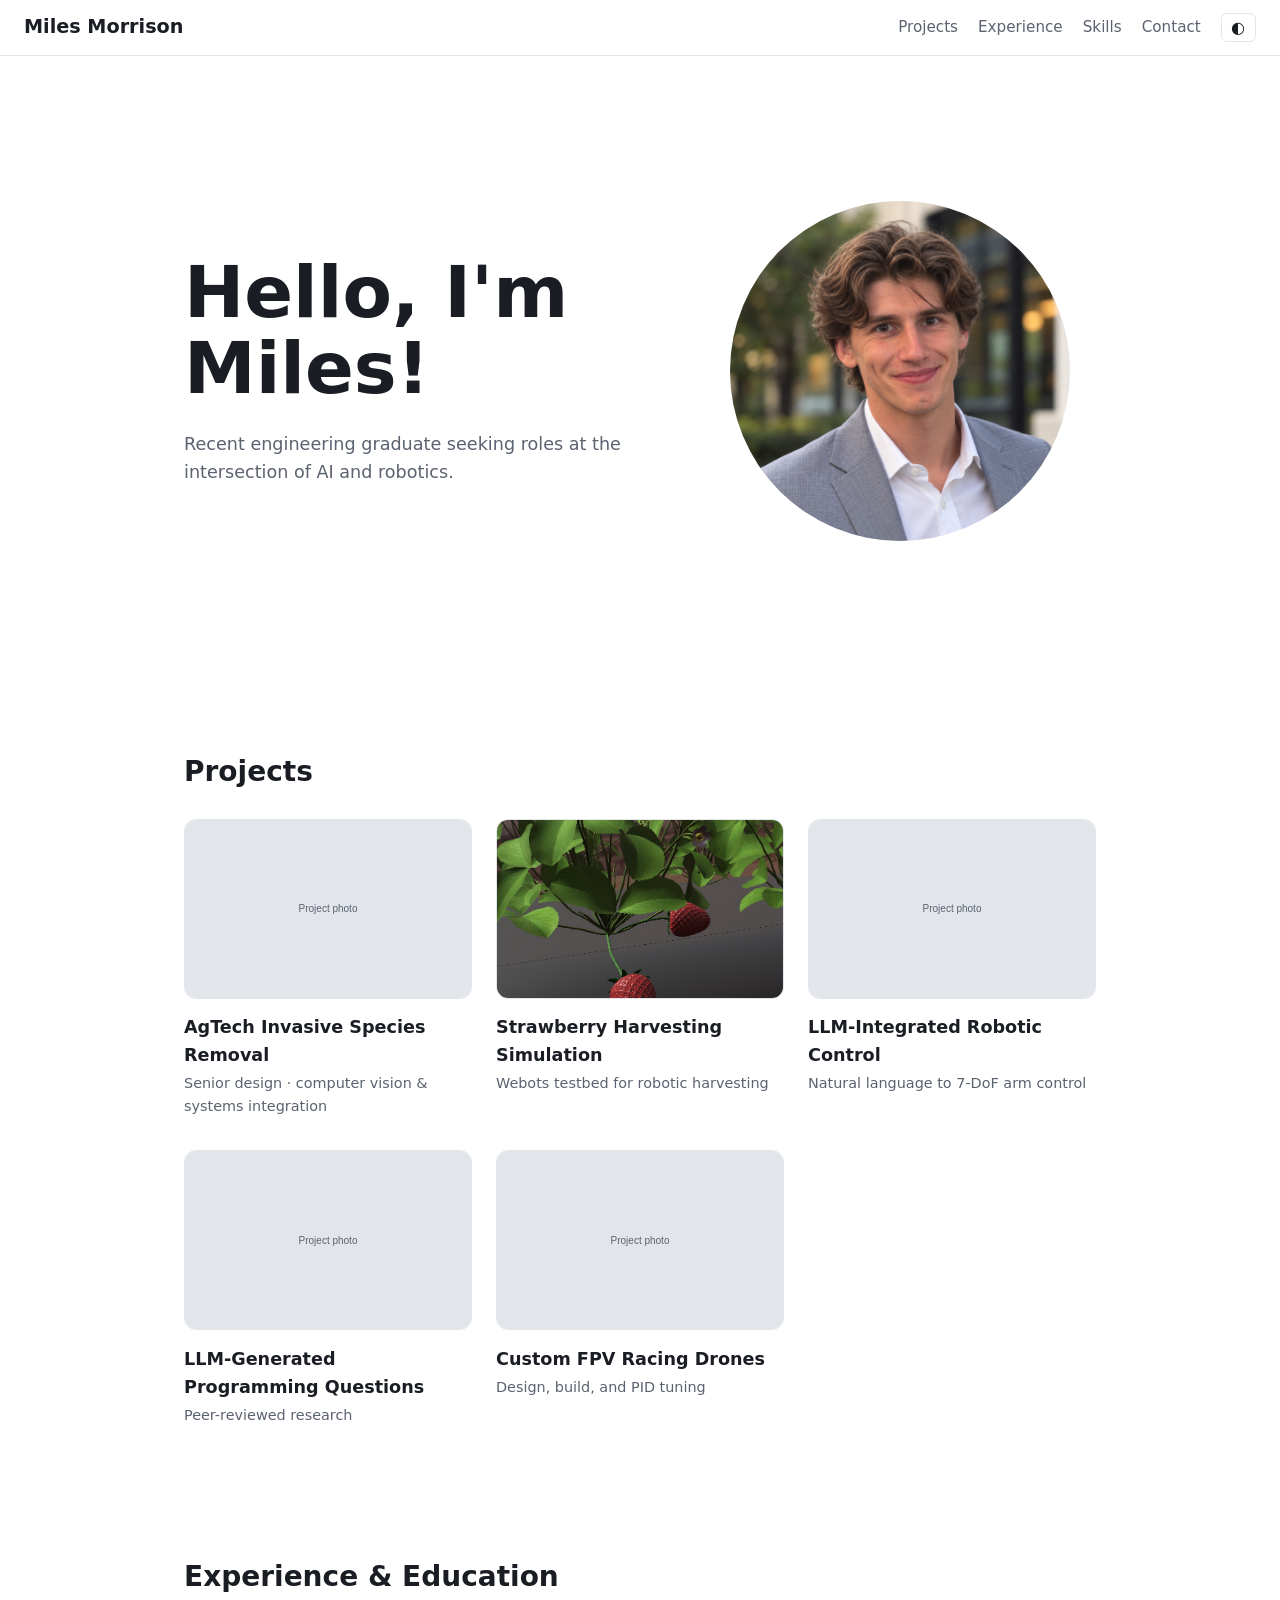
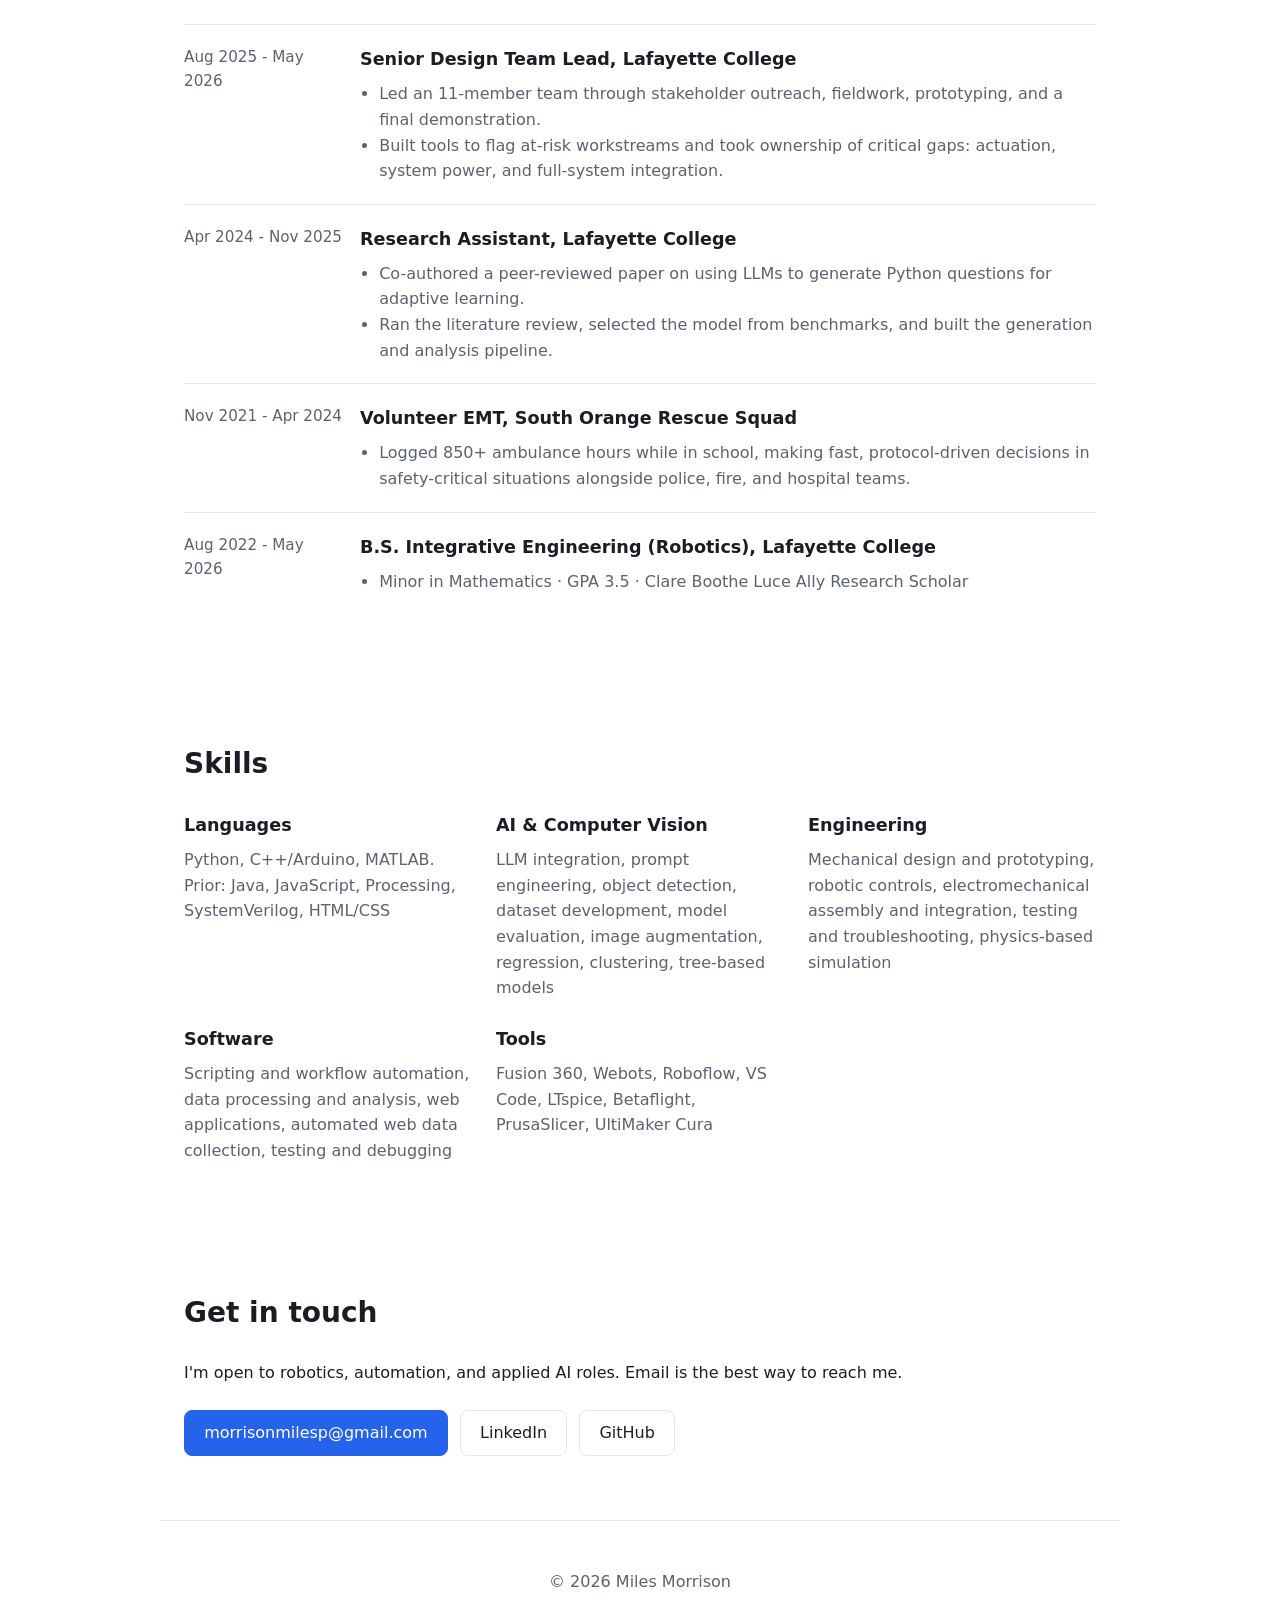
<file: index.html>
<!DOCTYPE html>
<html lang="en">
<head>
  <meta charset="UTF-8" />
  <meta name="viewport" content="width=device-width, initial-scale=1" />
  <title>Miles Morrison | Robotics &amp; AI Engineer</title>
  <meta name="description" content="Miles Morrison, robotics and AI engineer (Lafayette College '26). Computer vision, LLM-integrated robotics, and full-system integration." />
  <meta property="og:title" content="Miles Morrison | Robotics &amp; AI Engineer" />
  <meta property="og:description" content="I build robots and AI systems that work outside the lab." />
  <meta property="og:type" content="website" />
  <meta property="og:image" content="assets/headshot.png" />
  <link rel="stylesheet" href="styles.css" />
  <script src="script.js" defer></script>
</head>
<body>
  <header class="site-header">
    <a class="logo" href="index.html">Miles Morrison</a>
    <button class="nav-toggle" aria-label="Toggle menu" aria-expanded="false">&#9776;</button>
    <nav id="nav">
      <a href="index.html#projects">Projects</a>
      <a href="index.html#experience">Experience</a>
      <a href="index.html#skills">Skills</a>
      <a href="index.html#contact">Contact</a>
      <button id="theme-toggle" aria-label="Toggle dark mode">&#9680;</button>
    </nav>
  </header>

  <main id="top">
    <section class="hero">
      <div class="hero-text">
        <h1>Hello, I'm Miles!</h1>
        <p class="tagline">Recent engineering graduate seeking roles at the intersection of AI and robotics.</p>
      </div>
      <img class="hero-photo" src="assets/headshot.png" alt="Headshot of Miles Morrison" />
    </section>

    <section id="projects">
      <h2>Projects</h2>
      <div class="project-grid">
        <a class="tile" href="project-agtech.html">
          <img src="assets/placeholder.svg" alt="" />
          <h3>AgTech Invasive Species Removal</h3>
          <p>Senior design &middot; computer vision &amp; systems integration</p>
        </a>
        <a class="tile" href="project-strawberry-sim.html">
          <img src="assets/strawberry/thumb.jpg" alt="Simulated strawberry plant in Webots" />
          <h3>Strawberry Harvesting Simulation</h3>
          <p>Webots testbed for robotic harvesting</p>
        </a>
        <a class="tile" href="project-llm-robot-control.html">
          <img src="assets/placeholder.svg" alt="" />
          <h3>LLM-Integrated Robotic Control</h3>
          <p>Natural language to 7-DoF arm control</p>
        </a>
        <a class="tile" href="project-llm-research.html">
          <img src="assets/placeholder.svg" alt="" />
          <h3>LLM-Generated Programming Questions</h3>
          <p>Peer-reviewed research</p>
        </a>
        <a class="tile" href="project-fpv-drones.html">
          <img src="assets/placeholder.svg" alt="" />
          <h3>Custom FPV Racing Drones</h3>
          <p>Design, build, and PID tuning</p>
        </a>
      </div>
    </section>

    <section id="experience">
      <h2>Experience &amp; Education</h2>
      <div class="timeline">
        <div class="entry">
          <div class="when">Aug 2025 - May 2026</div>
          <div>
            <h3>Senior Design Team Lead, Lafayette College</h3>
            <ul>
              <li>Led an 11-member team through stakeholder outreach, fieldwork, prototyping, and a final demonstration.</li>
              <li>Built tools to flag at-risk workstreams and took ownership of critical gaps: actuation, system power, and full-system integration.</li>
            </ul>
          </div>
        </div>
        <div class="entry">
          <div class="when">Apr 2024 - Nov 2025</div>
          <div>
            <h3>Research Assistant, Lafayette College</h3>
            <ul>
              <li>Co-authored a peer-reviewed paper on using LLMs to generate Python questions for adaptive learning.</li>
              <li>Ran the literature review, selected the model from benchmarks, and built the generation and analysis pipeline.</li>
            </ul>
          </div>
        </div>
        <div class="entry">
          <div class="when">Nov 2021 - Apr 2024</div>
          <div>
            <h3>Volunteer EMT, South Orange Rescue Squad</h3>
            <ul>
              <li>Logged 850+ ambulance hours while in school, making fast, protocol-driven decisions in safety-critical situations alongside police, fire, and hospital teams.</li>
            </ul>
          </div>
        </div>
        <div class="entry">
          <div class="when">Aug 2022 - May 2026</div>
          <div>
            <h3>B.S. Integrative Engineering (Robotics), Lafayette College</h3>
            <ul>
              <li>Minor in Mathematics &middot; GPA 3.5 &middot; Clare Boothe Luce Ally Research Scholar</li>
            </ul>
          </div>
        </div>
      </div>
    </section>

    <section id="skills">
      <h2>Skills</h2>
      <div class="skills">
        <div><h3>Languages</h3><p>Python, C++/Arduino, MATLAB. Prior: Java, JavaScript, Processing, SystemVerilog, HTML/CSS</p></div>
        <div><h3>AI &amp; Computer Vision</h3><p>LLM integration, prompt engineering, object detection, dataset development, model evaluation, image augmentation, regression, clustering, tree-based models</p></div>
        <div><h3>Engineering</h3><p>Mechanical design and prototyping, robotic controls, electromechanical assembly and integration, testing and troubleshooting, physics-based simulation</p></div>
        <div><h3>Software</h3><p>Scripting and workflow automation, data processing and analysis, web applications, automated web data collection, testing and debugging</p></div>
        <div><h3>Tools</h3><p>Fusion 360, Webots, Roboflow, VS Code, LTspice, Betaflight, PrusaSlicer, UltiMaker Cura</p></div>
      </div>
    </section>

    <section id="contact">
      <h2>Get in touch</h2>
      <p>I'm open to robotics, automation, and applied AI roles. Email is the best way to reach me.</p>
      <div class="cta">
        <a class="btn primary" href="mailto:morrisonmilesp@gmail.com">morrisonmilesp@gmail.com</a>
        <a class="btn" href="https://www.linkedin.com/in/miles-m-b112931a9">LinkedIn</a>
        <a class="btn" href="https://github.com/morrisonmilesp-ctrl">GitHub</a>
      </div>
    </section>
  </main>

  <footer>
    <p>&copy; <span id="year"></span> Miles Morrison</p>
  </footer>
</body>
</html>
</file>
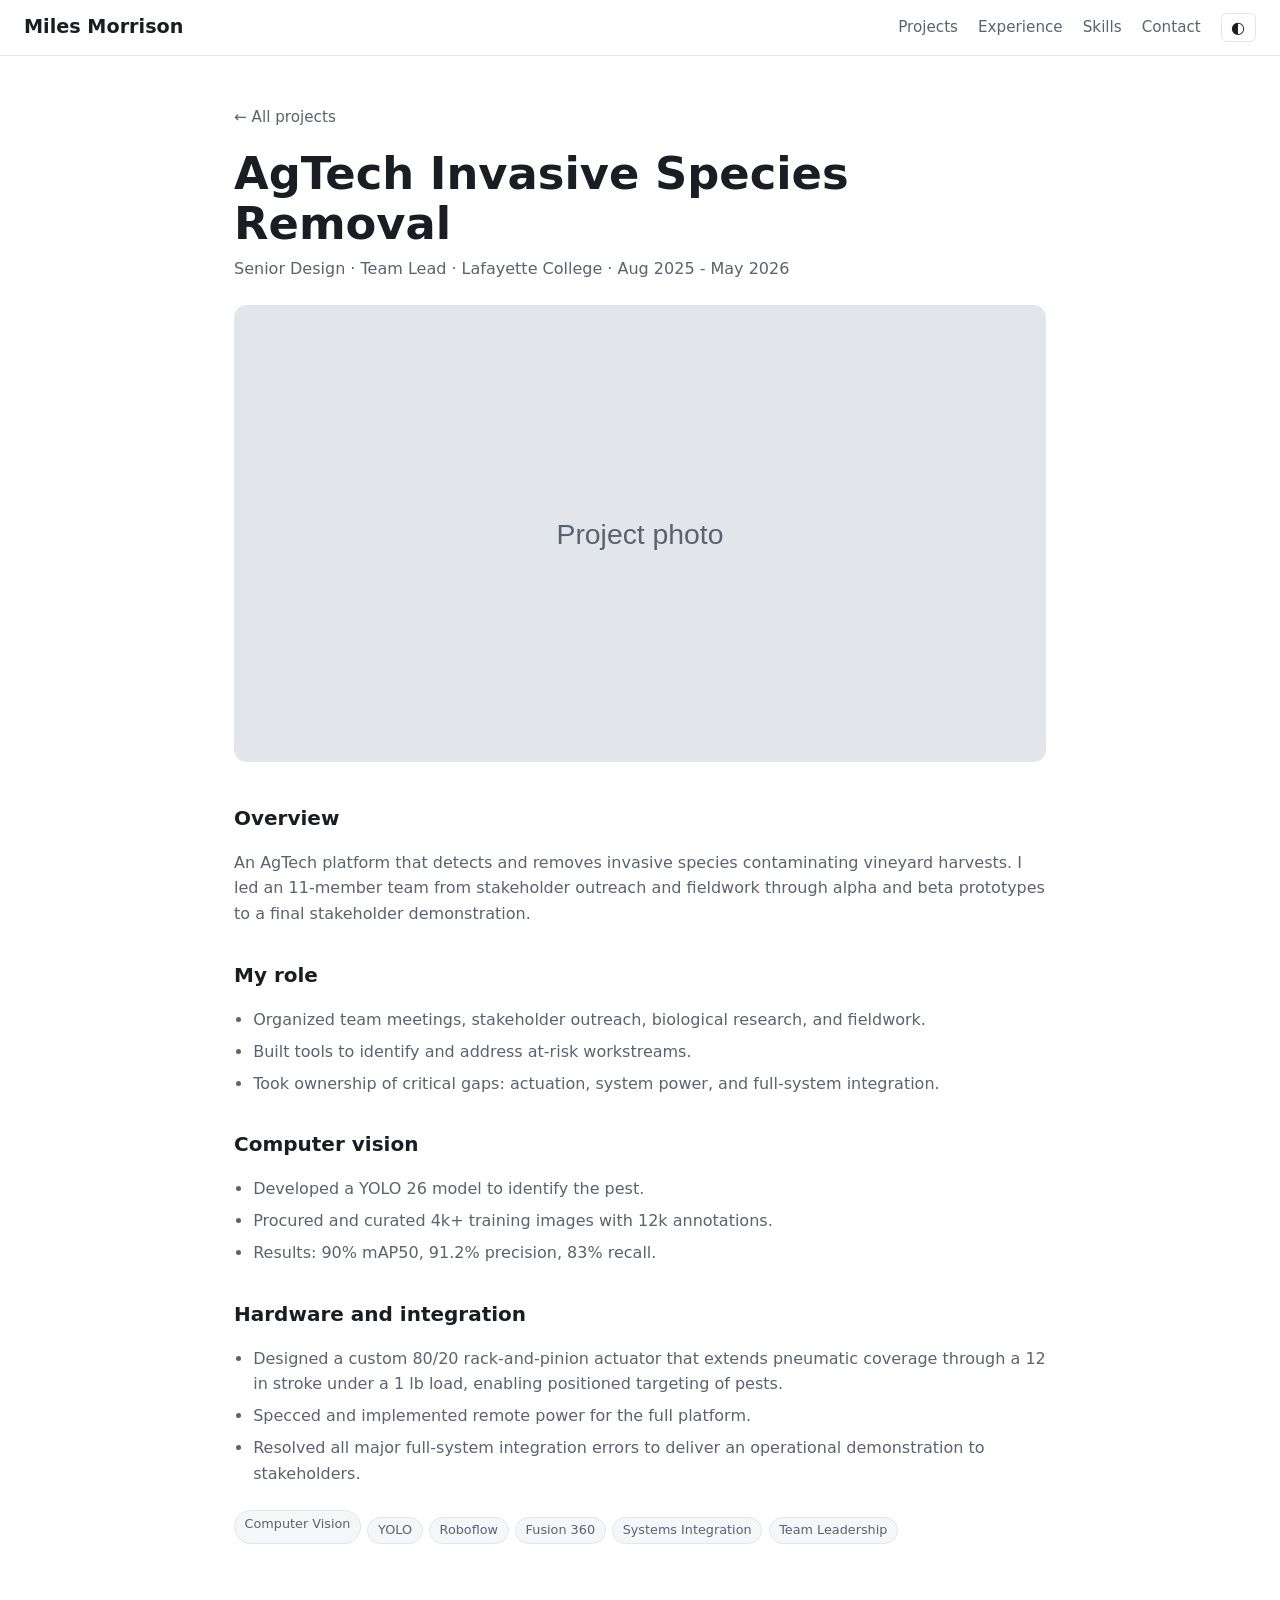
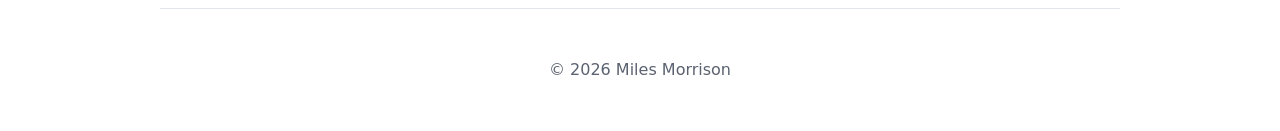
<file: project-agtech.html>
<!DOCTYPE html>
<html lang="en">
<head>
  <meta charset="UTF-8" />
  <meta name="viewport" content="width=device-width, initial-scale=1" />
  <title>AgTech Invasive Species Removal | Miles Morrison</title>
  <link rel="stylesheet" href="styles.css" />
  <script src="script.js" defer></script>
</head>
<body>
  <header class="site-header">
    <a class="logo" href="index.html">Miles Morrison</a>
    <button class="nav-toggle" aria-label="Toggle menu" aria-expanded="false">&#9776;</button>
    <nav id="nav">
      <a href="index.html#projects">Projects</a>
      <a href="index.html#experience">Experience</a>
      <a href="index.html#skills">Skills</a>
      <a href="index.html#contact">Contact</a>
      <button id="theme-toggle" aria-label="Toggle dark mode">&#9680;</button>
    </nav>
  </header>

  <main class="project-page">
    <a class="back" href="index.html#projects">&larr; All projects</a>
    <h1>AgTech Invasive Species Removal</h1>
    <p class="meta">Senior Design &middot; Team Lead &middot; Lafayette College &middot; Aug 2025 - May 2026</p>
    <img class="project-hero" src="assets/placeholder.svg" alt="" />

    <h2>Overview</h2>
    <p>An AgTech platform that detects and removes invasive species contaminating vineyard harvests. I led an 11-member team from stakeholder outreach and fieldwork through alpha and beta prototypes to a final stakeholder demonstration.</p>

    <h2>My role</h2>
    <ul>
      <li>Organized team meetings, stakeholder outreach, biological research, and fieldwork.</li>
      <li>Built tools to identify and address at-risk workstreams.</li>
      <li>Took ownership of critical gaps: actuation, system power, and full-system integration.</li>
    </ul>

    <h2>Computer vision</h2>
    <ul>
      <li>Developed a YOLO 26 model to identify the pest.</li>
      <li>Procured and curated 4k+ training images with 12k annotations.</li>
      <li>Results: 90% mAP50, 91.2% precision, 83% recall.</li>
    </ul>

    <h2>Hardware and integration</h2>
    <ul>
      <li>Designed a custom 80/20 rack-and-pinion actuator that extends pneumatic coverage through a 12 in stroke under a 1 lb load, enabling positioned targeting of pests.</li>
      <li>Specced and implemented remote power for the full platform.</li>
      <li>Resolved all major full-system integration errors to deliver an operational demonstration to stakeholders.</li>
    </ul>

    <ul class="tags"><li>Computer Vision</li><li>YOLO</li><li>Roboflow</li><li>Fusion 360</li><li>Systems Integration</li><li>Team Leadership</li></ul>
  </main>

  <footer>
    <p>&copy; <span id="year"></span> Miles Morrison</p>
  </footer>
</body>
</html>
</file>
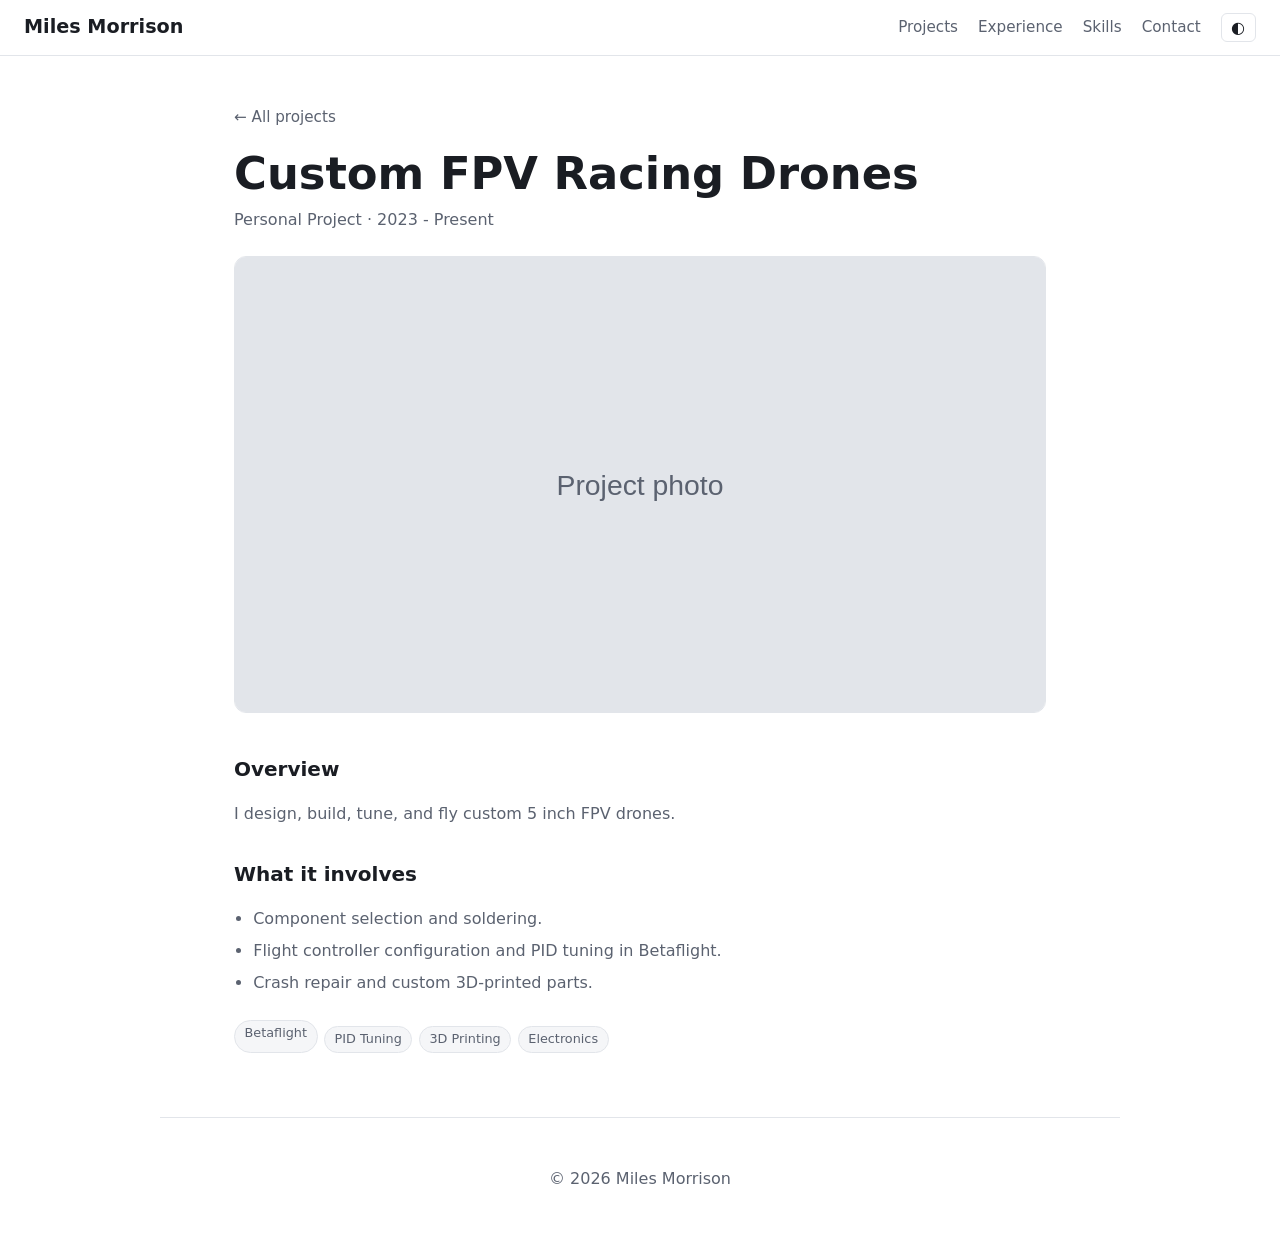
<file: project-fpv-drones.html>
<!DOCTYPE html>
<html lang="en">
<head>
  <meta charset="UTF-8" />
  <meta name="viewport" content="width=device-width, initial-scale=1" />
  <title>Custom FPV Racing Drones | Miles Morrison</title>
  <link rel="stylesheet" href="styles.css" />
  <script src="script.js" defer></script>
</head>
<body>
  <header class="site-header">
    <a class="logo" href="index.html">Miles Morrison</a>
    <button class="nav-toggle" aria-label="Toggle menu" aria-expanded="false">&#9776;</button>
    <nav id="nav">
      <a href="index.html#projects">Projects</a>
      <a href="index.html#experience">Experience</a>
      <a href="index.html#skills">Skills</a>
      <a href="index.html#contact">Contact</a>
      <button id="theme-toggle" aria-label="Toggle dark mode">&#9680;</button>
    </nav>
  </header>

  <main class="project-page">
    <a class="back" href="index.html#projects">&larr; All projects</a>
    <h1>Custom FPV Racing Drones</h1>
    <p class="meta">Personal Project &middot; 2023 - Present</p>
    <img class="project-hero" src="assets/placeholder.svg" alt="" />

    <h2>Overview</h2>
    <p>I design, build, tune, and fly custom 5 inch FPV drones.</p>

    <h2>What it involves</h2>
    <ul>
      <li>Component selection and soldering.</li>
      <li>Flight controller configuration and PID tuning in Betaflight.</li>
      <li>Crash repair and custom 3D-printed parts.</li>
    </ul>

    <ul class="tags"><li>Betaflight</li><li>PID Tuning</li><li>3D Printing</li><li>Electronics</li></ul>
  </main>

  <footer>
    <p>&copy; <span id="year"></span> Miles Morrison</p>
  </footer>
</body>
</html>
</file>
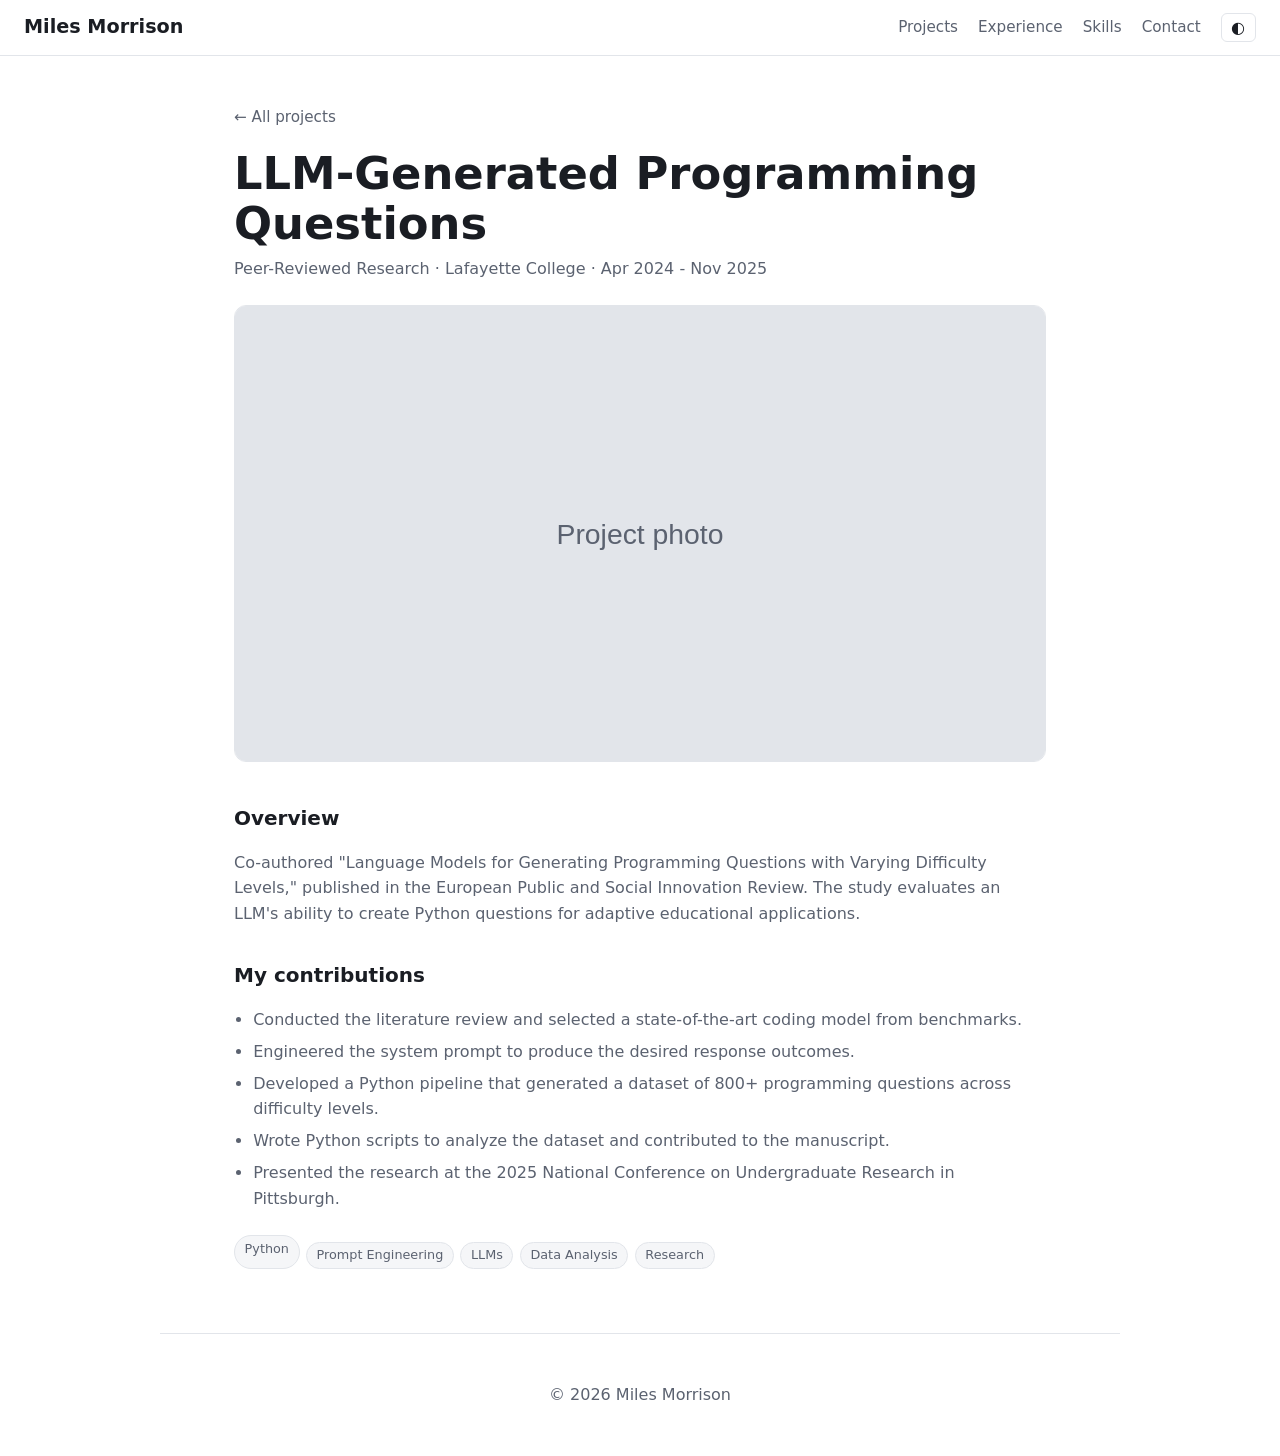
<file: project-llm-research.html>
<!DOCTYPE html>
<html lang="en">
<head>
  <meta charset="UTF-8" />
  <meta name="viewport" content="width=device-width, initial-scale=1" />
  <title>LLM-Generated Programming Questions | Miles Morrison</title>
  <link rel="stylesheet" href="styles.css" />
  <script src="script.js" defer></script>
</head>
<body>
  <header class="site-header">
    <a class="logo" href="index.html">Miles Morrison</a>
    <button class="nav-toggle" aria-label="Toggle menu" aria-expanded="false">&#9776;</button>
    <nav id="nav">
      <a href="index.html#projects">Projects</a>
      <a href="index.html#experience">Experience</a>
      <a href="index.html#skills">Skills</a>
      <a href="index.html#contact">Contact</a>
      <button id="theme-toggle" aria-label="Toggle dark mode">&#9680;</button>
    </nav>
  </header>

  <main class="project-page">
    <a class="back" href="index.html#projects">&larr; All projects</a>
    <h1>LLM-Generated Programming Questions</h1>
    <p class="meta">Peer-Reviewed Research &middot; Lafayette College &middot; Apr 2024 - Nov 2025</p>
    <img class="project-hero" src="assets/placeholder.svg" alt="" />

    <h2>Overview</h2>
    <p>Co-authored "Language Models for Generating Programming Questions with Varying Difficulty Levels," published in the European Public and Social Innovation Review. The study evaluates an LLM's ability to create Python questions for adaptive educational applications.</p>

    <h2>My contributions</h2>
    <ul>
      <li>Conducted the literature review and selected a state-of-the-art coding model from benchmarks.</li>
      <li>Engineered the system prompt to produce the desired response outcomes.</li>
      <li>Developed a Python pipeline that generated a dataset of 800+ programming questions across difficulty levels.</li>
      <li>Wrote Python scripts to analyze the dataset and contributed to the manuscript.</li>
      <li>Presented the research at the 2025 National Conference on Undergraduate Research in Pittsburgh.</li>
    </ul>

    <ul class="tags"><li>Python</li><li>Prompt Engineering</li><li>LLMs</li><li>Data Analysis</li><li>Research</li></ul>
  </main>

  <footer>
    <p>&copy; <span id="year"></span> Miles Morrison</p>
  </footer>
</body>
</html>
</file>
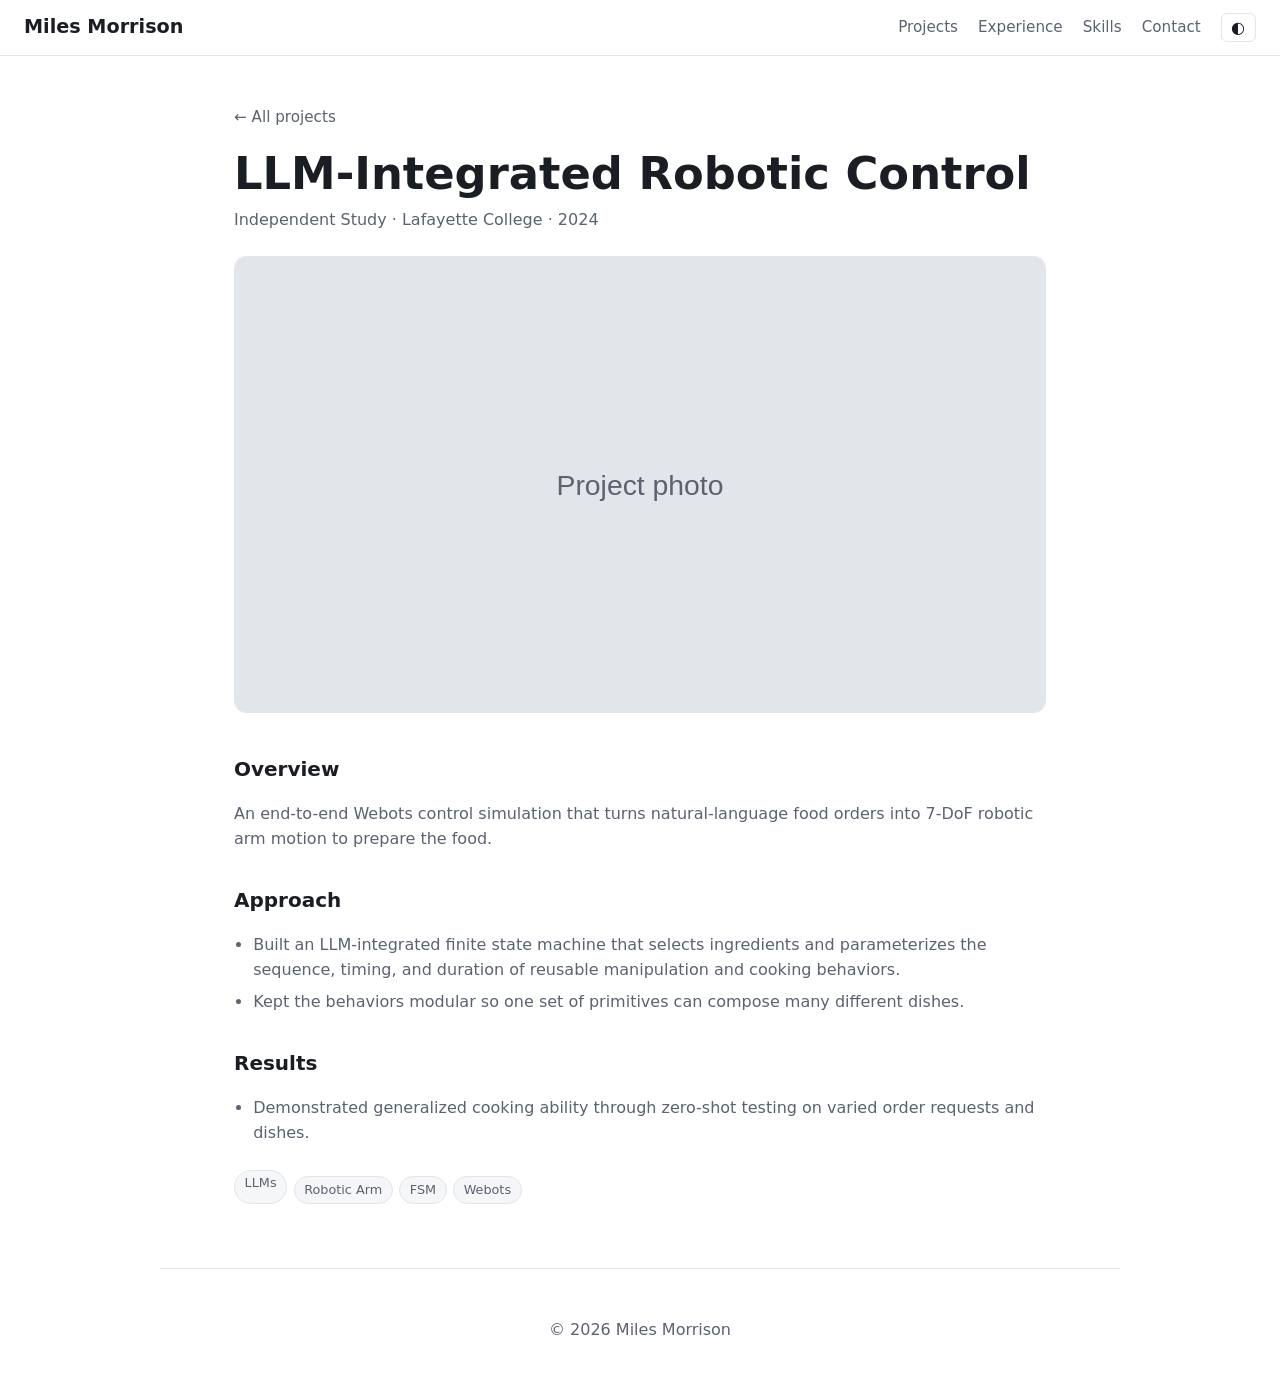
<file: project-llm-robot-control.html>
<!DOCTYPE html>
<html lang="en">
<head>
  <meta charset="UTF-8" />
  <meta name="viewport" content="width=device-width, initial-scale=1" />
  <title>LLM-Integrated Robotic Control | Miles Morrison</title>
  <link rel="stylesheet" href="styles.css" />
  <script src="script.js" defer></script>
</head>
<body>
  <header class="site-header">
    <a class="logo" href="index.html">Miles Morrison</a>
    <button class="nav-toggle" aria-label="Toggle menu" aria-expanded="false">&#9776;</button>
    <nav id="nav">
      <a href="index.html#projects">Projects</a>
      <a href="index.html#experience">Experience</a>
      <a href="index.html#skills">Skills</a>
      <a href="index.html#contact">Contact</a>
      <button id="theme-toggle" aria-label="Toggle dark mode">&#9680;</button>
    </nav>
  </header>

  <main class="project-page">
    <a class="back" href="index.html#projects">&larr; All projects</a>
    <h1>LLM-Integrated Robotic Control</h1>
    <p class="meta">Independent Study &middot; Lafayette College &middot; 2024</p>
    <img class="project-hero" src="assets/placeholder.svg" alt="" />

    <h2>Overview</h2>
    <p>An end-to-end Webots control simulation that turns natural-language food orders into 7-DoF robotic arm motion to prepare the food.</p>

    <h2>Approach</h2>
    <ul>
      <li>Built an LLM-integrated finite state machine that selects ingredients and parameterizes the sequence, timing, and duration of reusable manipulation and cooking behaviors.</li>
      <li>Kept the behaviors modular so one set of primitives can compose many different dishes.</li>
    </ul>

    <h2>Results</h2>
    <ul>
      <li>Demonstrated generalized cooking ability through zero-shot testing on varied order requests and dishes.</li>
    </ul>

    <ul class="tags"><li>LLMs</li><li>Robotic Arm</li><li>FSM</li><li>Webots</li></ul>
  </main>

  <footer>
    <p>&copy; <span id="year"></span> Miles Morrison</p>
  </footer>
</body>
</html>
</file>
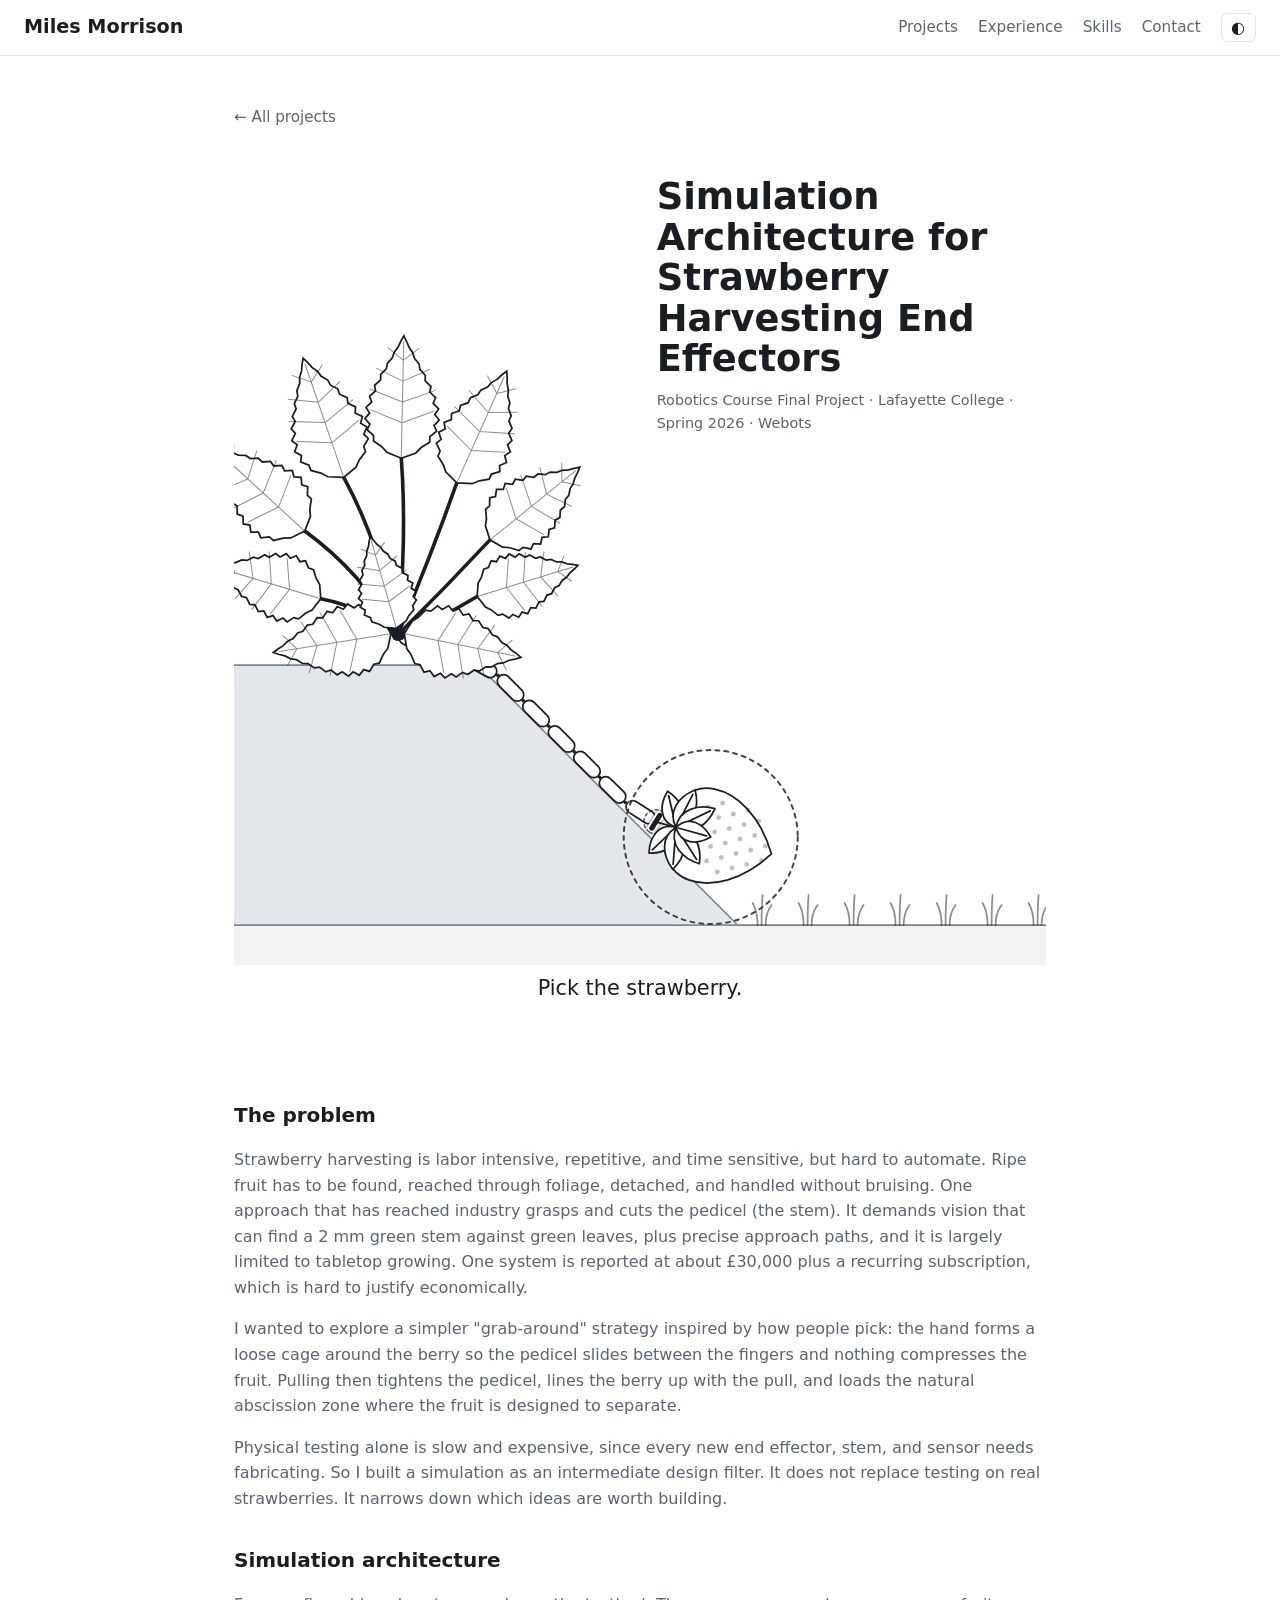
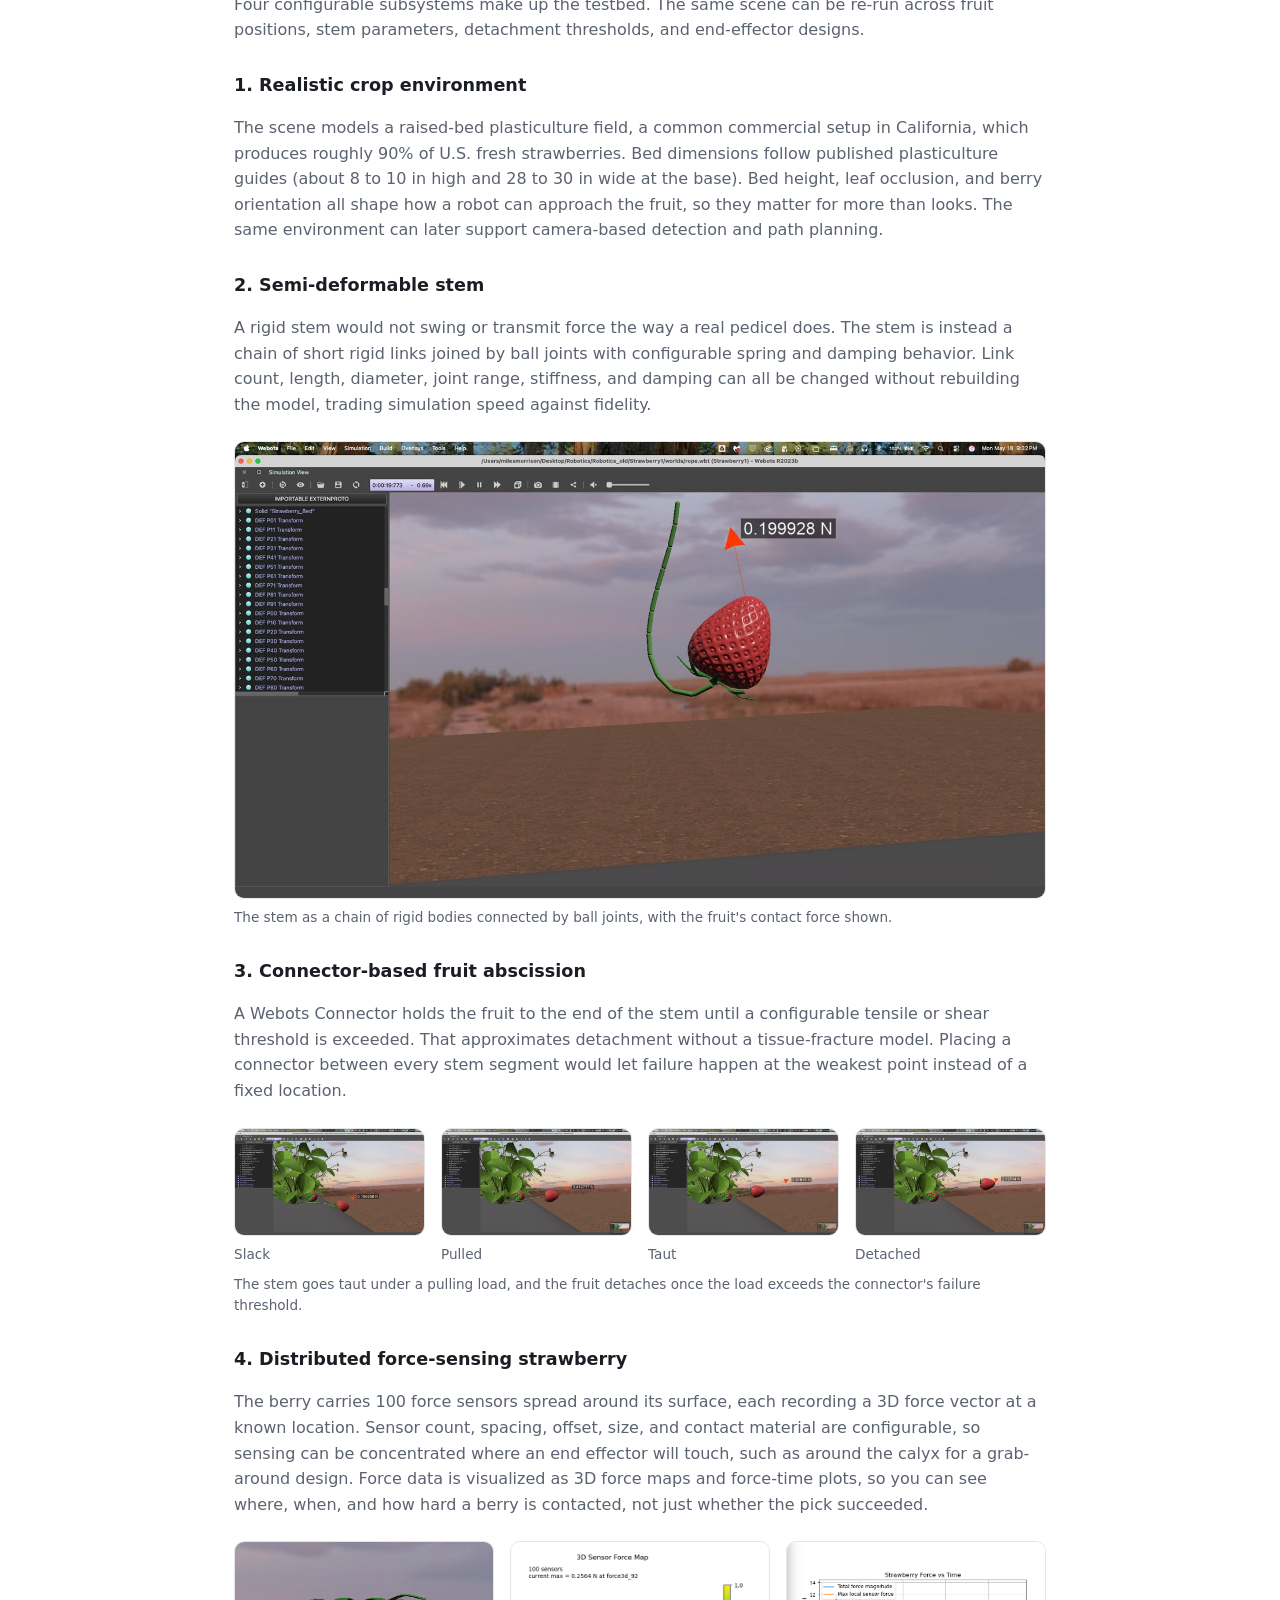
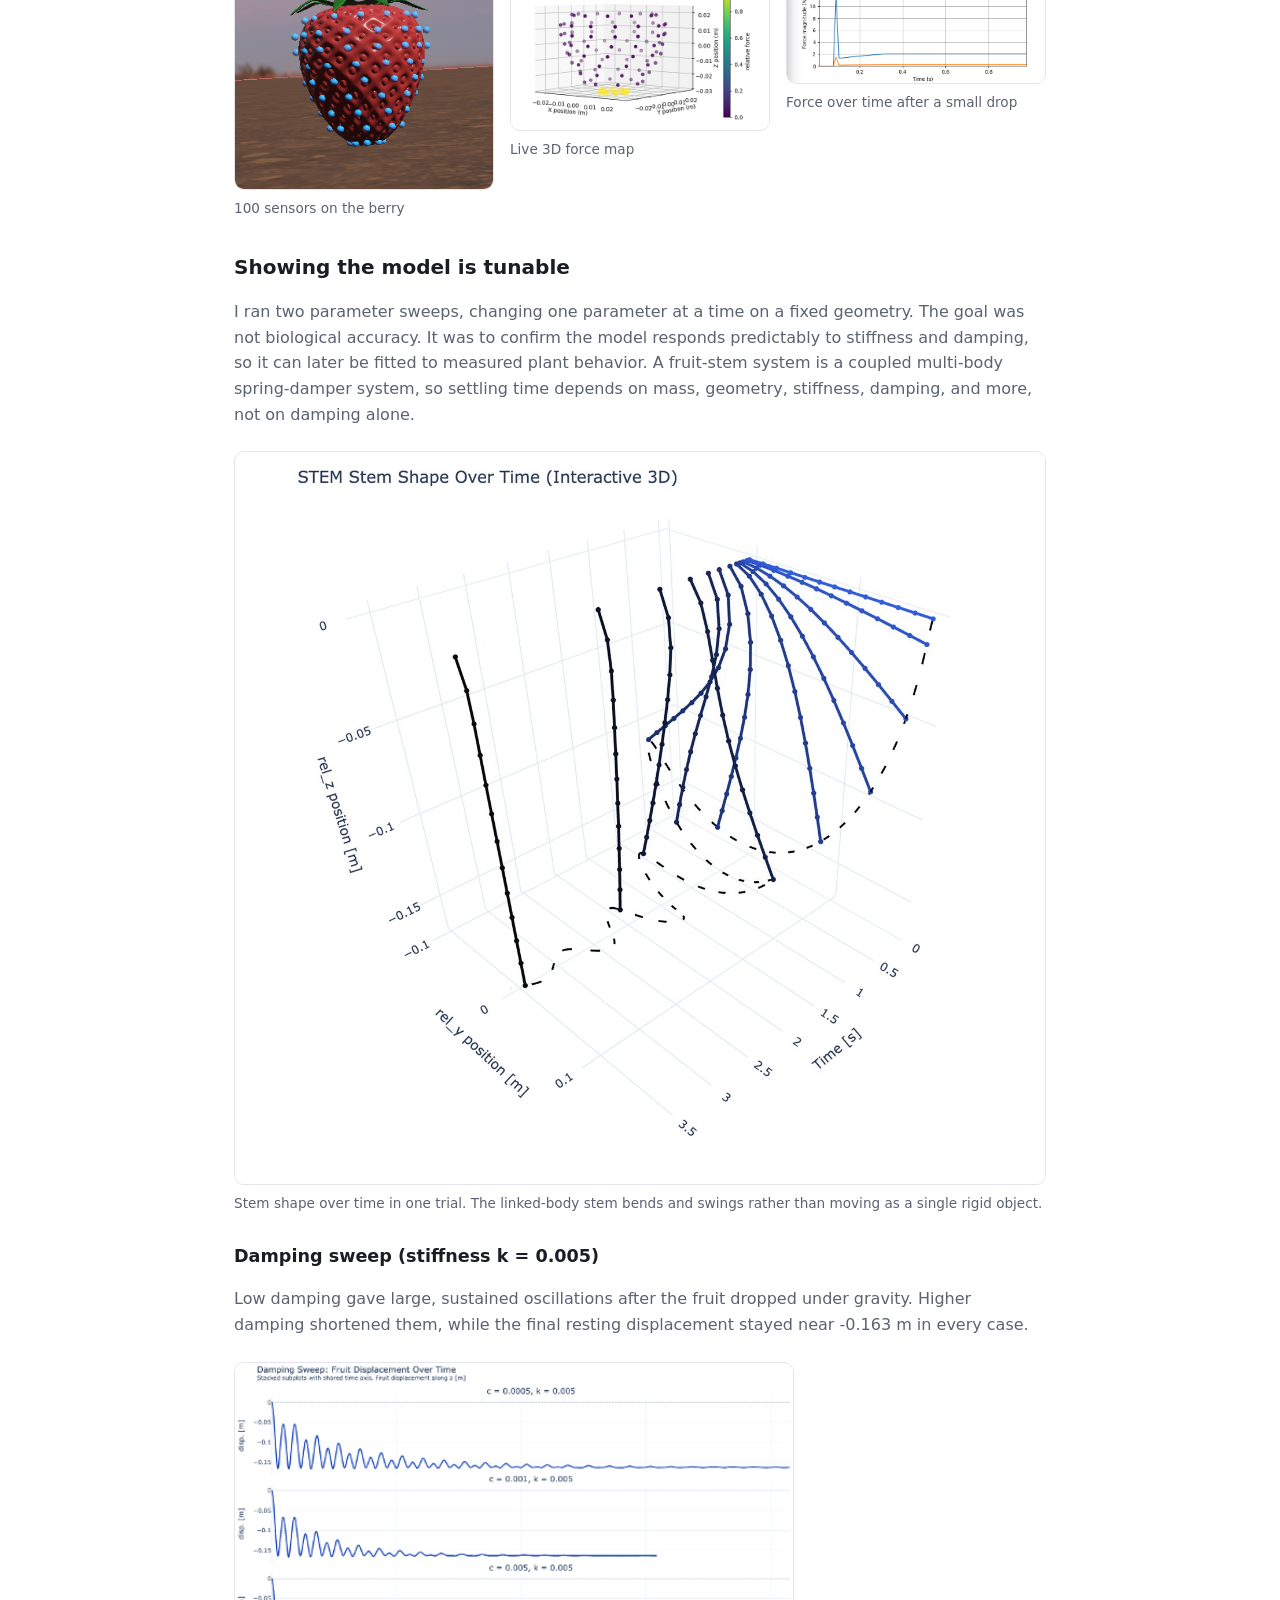
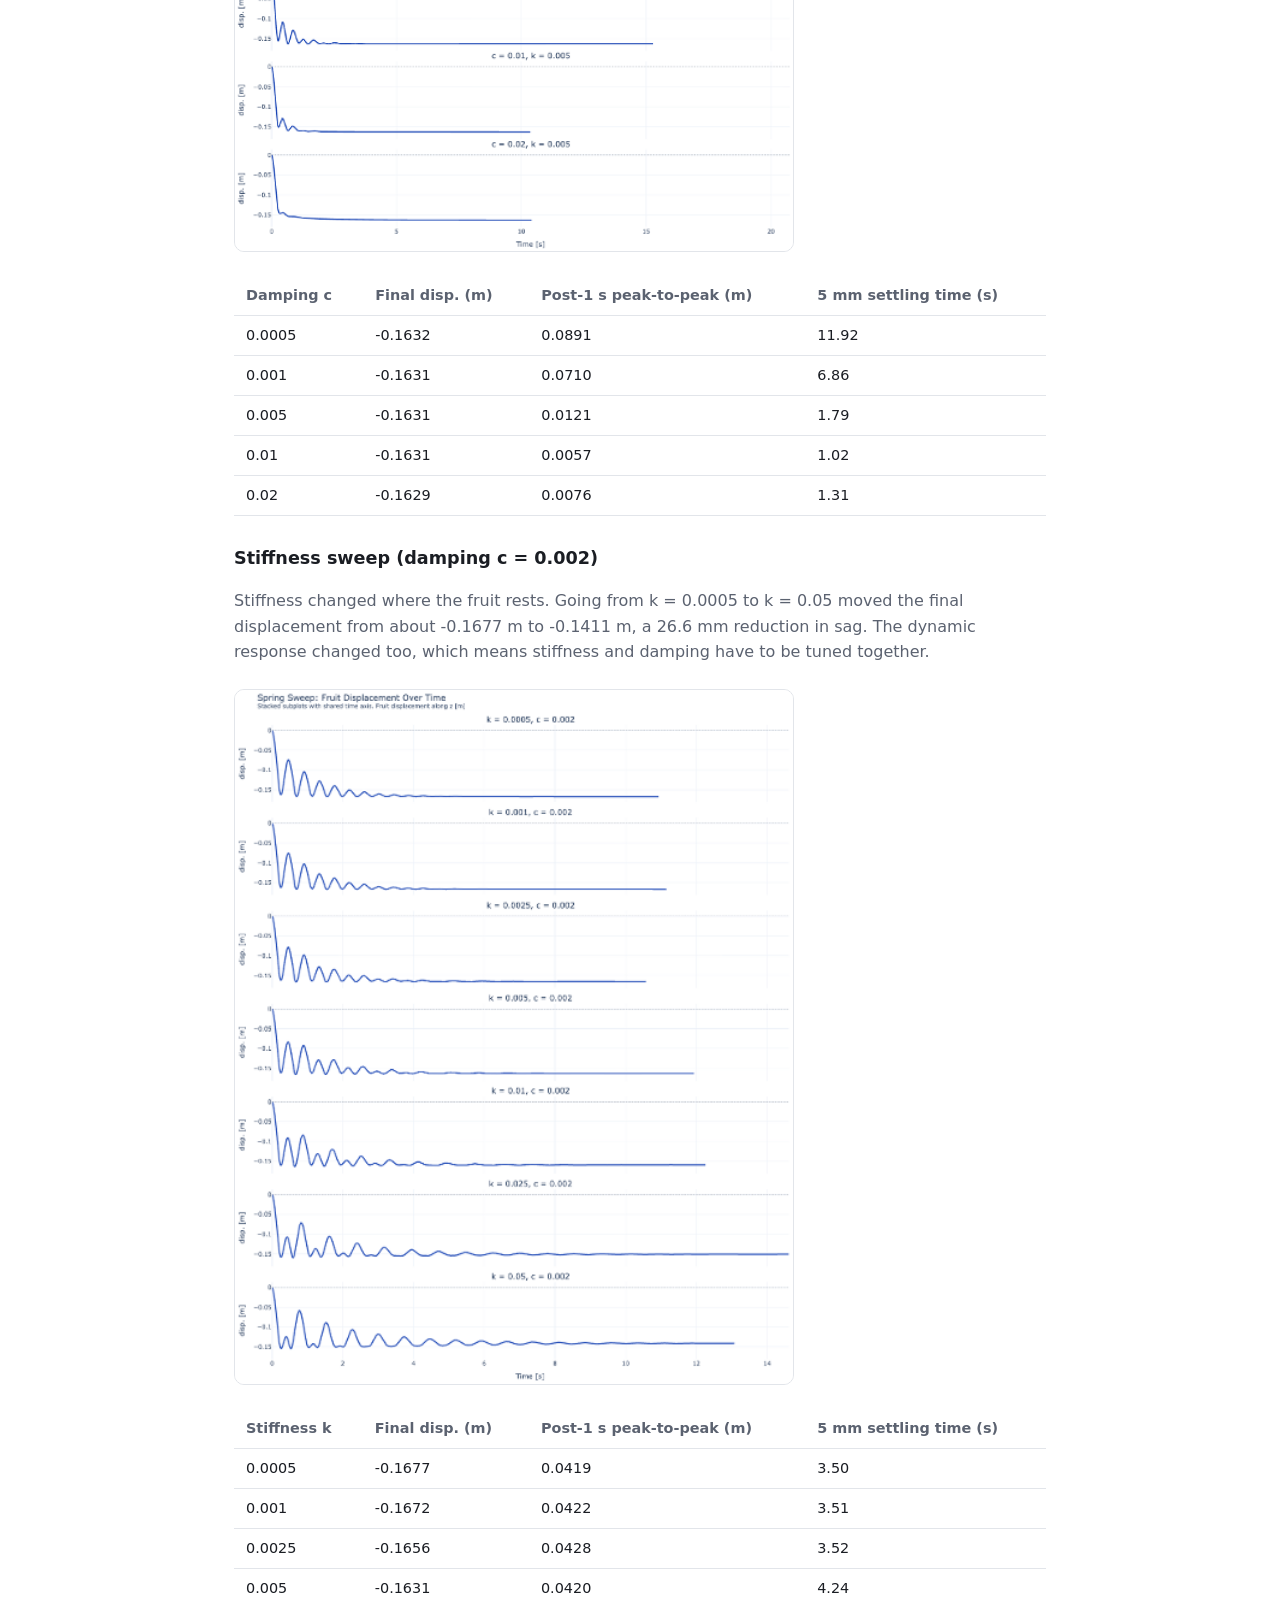
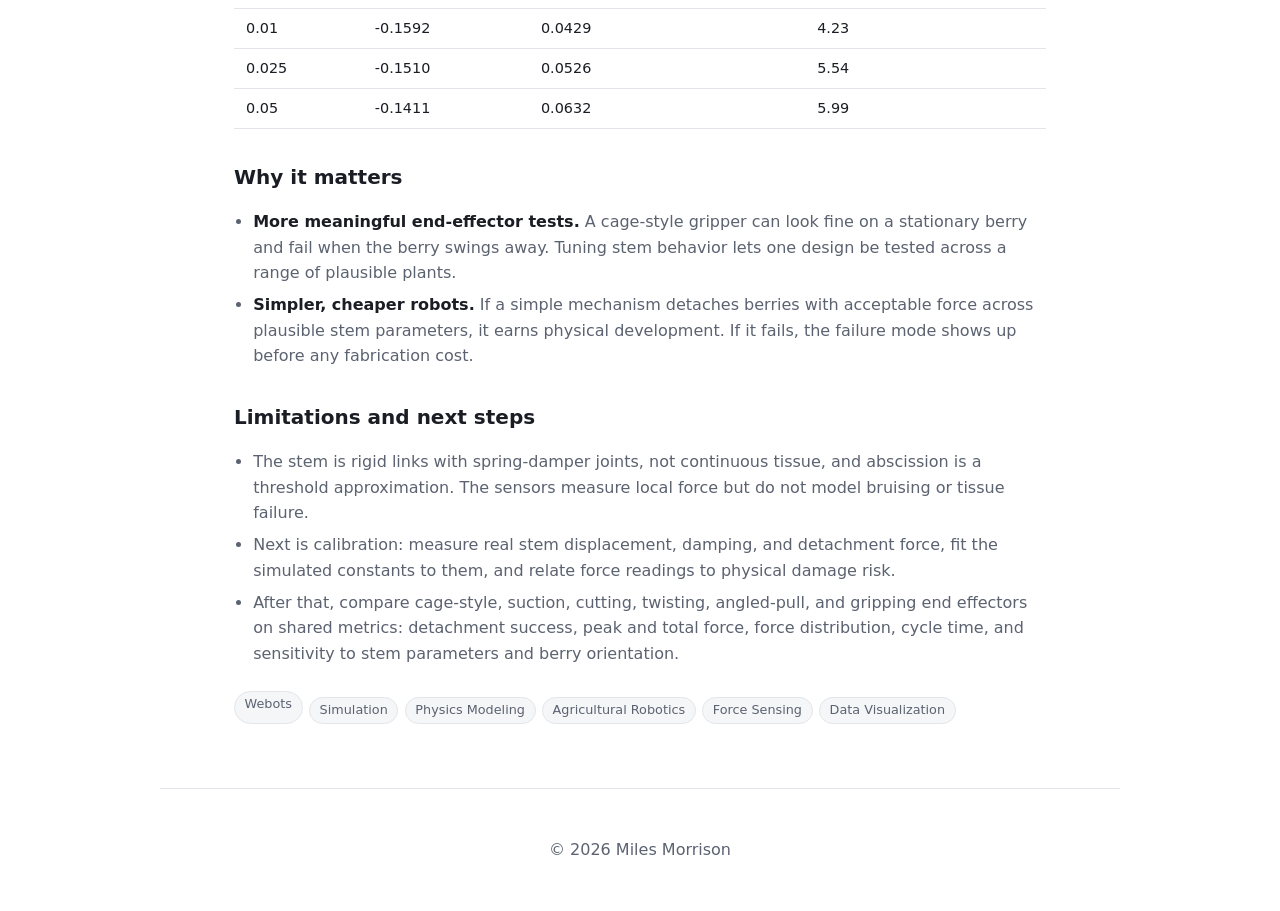
<file: project-strawberry-sim.html>
<!DOCTYPE html>
<html lang="en">
<head>
  <meta charset="UTF-8" />
  <meta name="viewport" content="width=device-width, initial-scale=1" />
  <title>Simulation Architecture for Strawberry Harvesting End Effectors | Miles Morrison</title>
  <meta name="description" content="A configurable Webots simulation architecture for testing robotic strawberry harvesting strategies and end effectors before physical prototyping." />
  <meta property="og:title" content="Simulation Architecture for Strawberry Harvesting End Effectors" />
  <meta property="og:image" content="assets/strawberry/thumb.jpg" />
  <link rel="stylesheet" href="styles.css?v=4" />
  <script src="script.js" defer></script>
  <script src="soft-stem.js?v=4" defer></script>
</head>
<body>
  <header class="site-header">
    <a class="logo" href="index.html">Miles Morrison</a>
    <button class="nav-toggle" aria-label="Toggle menu" aria-expanded="false">&#9776;</button>
    <nav id="nav">
      <a href="index.html#projects">Projects</a>
      <a href="index.html#experience">Experience</a>
      <a href="index.html#skills">Skills</a>
      <a href="index.html#contact">Contact</a>
      <button id="theme-toggle" aria-label="Toggle dark mode">&#9680;</button>
    </nav>
  </header>

  <main class="project-page">
    <a class="back" href="index.html#projects">&larr; All projects</a>
    <div class="soft-demo">
      <div class="soft-title">
        <h1>Simulation Architecture for Strawberry Harvesting End Effectors</h1>
        <p class="meta">Robotics Course Final Project &middot; Lafayette College &middot; Spring 2026 &middot; Webots</p>
      </div>
      <canvas id="soft-canvas" role="img" aria-label="Interactive 2D line drawing of a strawberry plant on a raised bed, with a stem of rigid pill-shaped links running over the bed's edge and a strawberry lying on the slope. Drag the strawberry to pull it; force sensors light up where you touch it, and it detaches at the abscission zone if pulled hard enough."></canvas>
      <p class="soft-hint" id="soft-hint" aria-live="polite">Pick the strawberry.</p>
    </div>

    <h2>The problem</h2>
    <p>Strawberry harvesting is labor intensive, repetitive, and time sensitive, but hard to automate. Ripe fruit has to be found, reached through foliage, detached, and handled without bruising. One approach that has reached industry grasps and cuts the pedicel (the stem). It demands vision that can find a 2 mm green stem against green leaves, plus precise approach paths, and it is largely limited to tabletop growing. One system is reported at about &pound;30,000 plus a recurring subscription, which is hard to justify economically.</p>
    <p>I wanted to explore a simpler "grab-around" strategy inspired by how people pick: the hand forms a loose cage around the berry so the pedicel slides between the fingers and nothing compresses the fruit. Pulling then tightens the pedicel, lines the berry up with the pull, and loads the natural abscission zone where the fruit is designed to separate.</p>
    <p>Physical testing alone is slow and expensive, since every new end effector, stem, and sensor needs fabricating. So I built a simulation as an intermediate design filter. It does not replace testing on real strawberries. It narrows down which ideas are worth building.</p>

    <h2>Simulation architecture</h2>
    <p>Four configurable subsystems make up the testbed. The same scene can be re-run across fruit positions, stem parameters, detachment thresholds, and end-effector designs.</p>

    <h3>1. Realistic crop environment</h3>
    <p>The scene models a raised-bed plasticulture field, a common commercial setup in California, which produces roughly 90% of U.S. fresh strawberries. Bed dimensions follow published plasticulture guides (about 8 to 10 in high and 28 to 30 in wide at the base). Bed height, leaf occlusion, and berry orientation all shape how a robot can approach the fruit, so they matter for more than looks. The same environment can later support camera-based detection and path planning.</p>

    <h3>2. Semi-deformable stem</h3>
    <p>A rigid stem would not swing or transmit force the way a real pedicel does. The stem is instead a chain of short rigid links joined by ball joints with configurable spring and damping behavior. Link count, length, diameter, joint range, stiffness, and damping can all be changed without rebuilding the model, trading simulation speed against fidelity.</p>
    <figure class="figure">
      <img src="assets/strawberry/stem-model.jpg" alt="Webots screenshot of a strawberry hanging from a curved chain of rigid green stem links, with a force arrow reading 0.199928 N" />
      <figcaption>The stem as a chain of rigid bodies connected by ball joints, with the fruit's contact force shown.</figcaption>
    </figure>

    <h3>3. Connector-based fruit abscission</h3>
    <p>A Webots Connector holds the fruit to the end of the stem until a configurable tensile or shear threshold is exceeded. That approximates detachment without a tissue-fracture model. Placing a connector between every stem segment would let failure happen at the weakest point instead of a fixed location.</p>
    <div class="figure-grid four">
      <figure class="figure"><img src="assets/strawberry/abscission-1.jpg" alt="Fruit hanging slack from the plant" loading="lazy" /><figcaption>Slack</figcaption></figure>
      <figure class="figure"><img src="assets/strawberry/abscission-2.jpg" alt="Fruit pulled outward with the stem beginning to straighten" loading="lazy" /><figcaption>Pulled</figcaption></figure>
      <figure class="figure"><img src="assets/strawberry/abscission-3.jpg" alt="Stem pulled taut with a 2.9 N force reading" loading="lazy" /><figcaption>Taut</figcaption></figure>
      <figure class="figure"><img src="assets/strawberry/abscission-4.jpg" alt="Fruit detached from the stem" loading="lazy" /><figcaption>Detached</figcaption></figure>
    </div>
    <p class="caption">The stem goes taut under a pulling load, and the fruit detaches once the load exceeds the connector's failure threshold.</p>

    <h3>4. Distributed force-sensing strawberry</h3>
    <p>The berry carries 100 force sensors spread around its surface, each recording a 3D force vector at a known location. Sensor count, spacing, offset, size, and contact material are configurable, so sensing can be concentrated where an end effector will touch, such as around the calyx for a grab-around design. Force data is visualized as 3D force maps and force-time plots, so you can see where, when, and how hard a berry is contacted, not just whether the pick succeeded.</p>
    <div class="figure-grid three">
      <figure class="figure"><img src="assets/strawberry/sensor-berry.png" alt="Strawberry model covered in blue force-sensor markers" loading="lazy" /><figcaption>100 sensors on the berry</figcaption></figure>
      <figure class="figure"><img src="assets/strawberry/force-map.png" alt="3D scatter plot of sensor positions colored by relative force" loading="lazy" /><figcaption>Live 3D force map</figcaption></figure>
      <figure class="figure"><img src="assets/strawberry/force-time.png" alt="Line chart of total and maximum local force over time after a small drop" loading="lazy" /><figcaption>Force over time after a small drop</figcaption></figure>
    </div>

    <h2>Showing the model is tunable</h2>
    <p>I ran two parameter sweeps, changing one parameter at a time on a fixed geometry. The goal was not biological accuracy. It was to confirm the model responds predictably to stiffness and damping, so it can later be fitted to measured plant behavior. A fruit-stem system is a coupled multi-body spring-damper system, so settling time depends on mass, geometry, stiffness, damping, and more, not on damping alone.</p>
    <figure class="figure">
      <img src="assets/strawberry/stem-shape.jpg" alt="3D plot of the stem's shape at successive moments in time as it swings and settles" loading="lazy" />
      <figcaption>Stem shape over time in one trial. The linked-body stem bends and swings rather than moving as a single rigid object.</figcaption>
    </figure>

    <h3>Damping sweep (stiffness k = 0.005)</h3>
    <p>Low damping gave large, sustained oscillations after the fruit dropped under gravity. Higher damping shortened them, while the final resting displacement stayed near -0.163 m in every case.</p>
    <figure class="figure narrow">
      <img src="assets/strawberry/damping-sweep.png" alt="Five stacked plots of fruit displacement over time for increasing damping values" loading="lazy" />
    </figure>
    <div class="table-wrap">
      <table>
        <thead><tr><th>Damping c</th><th>Final disp. (m)</th><th>Post-1 s peak-to-peak (m)</th><th>5 mm settling time (s)</th></tr></thead>
        <tbody>
          <tr><td>0.0005</td><td>-0.1632</td><td>0.0891</td><td>11.92</td></tr>
          <tr><td>0.001</td><td>-0.1631</td><td>0.0710</td><td>6.86</td></tr>
          <tr><td>0.005</td><td>-0.1631</td><td>0.0121</td><td>1.79</td></tr>
          <tr><td>0.01</td><td>-0.1631</td><td>0.0057</td><td>1.02</td></tr>
          <tr><td>0.02</td><td>-0.1629</td><td>0.0076</td><td>1.31</td></tr>
        </tbody>
      </table>
    </div>

    <h3>Stiffness sweep (damping c = 0.002)</h3>
    <p>Stiffness changed where the fruit rests. Going from k = 0.0005 to k = 0.05 moved the final displacement from about -0.1677 m to -0.1411 m, a 26.6 mm reduction in sag. The dynamic response changed too, which means stiffness and damping have to be tuned together.</p>
    <figure class="figure narrow">
      <img src="assets/strawberry/spring-sweep.png" alt="Seven stacked plots of fruit displacement over time for increasing spring stiffness" loading="lazy" />
    </figure>
    <div class="table-wrap">
      <table>
        <thead><tr><th>Stiffness k</th><th>Final disp. (m)</th><th>Post-1 s peak-to-peak (m)</th><th>5 mm settling time (s)</th></tr></thead>
        <tbody>
          <tr><td>0.0005</td><td>-0.1677</td><td>0.0419</td><td>3.50</td></tr>
          <tr><td>0.001</td><td>-0.1672</td><td>0.0422</td><td>3.51</td></tr>
          <tr><td>0.0025</td><td>-0.1656</td><td>0.0428</td><td>3.52</td></tr>
          <tr><td>0.005</td><td>-0.1631</td><td>0.0420</td><td>4.24</td></tr>
          <tr><td>0.01</td><td>-0.1592</td><td>0.0429</td><td>4.23</td></tr>
          <tr><td>0.025</td><td>-0.1510</td><td>0.0526</td><td>5.54</td></tr>
          <tr><td>0.05</td><td>-0.1411</td><td>0.0632</td><td>5.99</td></tr>
        </tbody>
      </table>
    </div>

    <h2>Why it matters</h2>
    <ul>
      <li><strong>More meaningful end-effector tests.</strong> A cage-style gripper can look fine on a stationary berry and fail when the berry swings away. Tuning stem behavior lets one design be tested across a range of plausible plants.</li>
      <li><strong>Simpler, cheaper robots.</strong> If a simple mechanism detaches berries with acceptable force across plausible stem parameters, it earns physical development. If it fails, the failure mode shows up before any fabrication cost.</li>
    </ul>

    <h2>Limitations and next steps</h2>
    <ul>
      <li>The stem is rigid links with spring-damper joints, not continuous tissue, and abscission is a threshold approximation. The sensors measure local force but do not model bruising or tissue failure.</li>
      <li>Next is calibration: measure real stem displacement, damping, and detachment force, fit the simulated constants to them, and relate force readings to physical damage risk.</li>
      <li>After that, compare cage-style, suction, cutting, twisting, angled-pull, and gripping end effectors on shared metrics: detachment success, peak and total force, force distribution, cycle time, and sensitivity to stem parameters and berry orientation.</li>
    </ul>

    <ul class="tags"><li>Webots</li><li>Simulation</li><li>Physics Modeling</li><li>Agricultural Robotics</li><li>Force Sensing</li><li>Data Visualization</li></ul>
  </main>

  <footer>
    <p>&copy; <span id="year"></span> Miles Morrison</p>
  </footer>
</body>
</html>
</file>
<file: styles.css>
:root {
  --bg: #ffffff;
  --surface: #f5f6f8;
  --text: #1a1d23;
  --muted: #5b6270;
  --accent: #2563eb;
  --border: #e2e5ea;
  --max: 960px;
}

[data-theme="dark"] {
  --bg: #0f1115;
  --surface: #181b21;
  --text: #e8eaee;
  --muted: #9aa1ae;
  --accent: #6ea0ff;
  --border: #2a2f38;
}

* { box-sizing: border-box; }
html { scroll-behavior: smooth; scroll-padding-top: 72px; }

body {
  margin: 0;
  font-family: system-ui, -apple-system, "Segoe UI", Roboto, sans-serif;
  line-height: 1.6;
  color: var(--text);
  background: var(--bg);
}

a { color: var(--accent); text-decoration: none; }
a:hover { text-decoration: underline; }
a:focus-visible, button:focus-visible { outline: 2px solid var(--accent); outline-offset: 2px; }

section, .hero, footer { max-width: var(--max); margin: 0 auto; padding: 4rem 1.5rem; }
h2 { font-size: 1.75rem; margin: 0 0 1.5rem; }
h3 { margin: 0 0 .5rem; font-size: 1.1rem; }

/* Header */
.site-header {
  position: sticky; top: 0; z-index: 10;
  display: flex; align-items: center; justify-content: space-between;
  padding: .75rem 1.5rem;
  background: var(--bg); border-bottom: 1px solid var(--border);
}
.logo { font-weight: 700; font-size: 1.2rem; color: var(--text); }
nav { display: flex; align-items: center; gap: 1.25rem; }
nav a { color: var(--muted); font-size: .95rem; }
nav a:hover { color: var(--text); text-decoration: none; }
#theme-toggle, .nav-toggle {
  background: none; border: 1px solid var(--border); color: var(--text);
  border-radius: 6px; padding: .25rem .6rem; cursor: pointer; font-size: 1rem;
}
.nav-toggle { display: none; }

/* Hero */
.hero {
  display: grid; grid-template-columns: 1.2fr 1fr; gap: 3rem; align-items: center;
  min-height: 70vh; padding-top: 3rem; padding-bottom: 3rem;
}
.hero h1 { font-size: clamp(2.6rem, 7vw, 4.5rem); margin: 0 0 1.5rem; line-height: 1.05; font-weight: 600; }
.tagline { font-size: 1.1rem; color: var(--muted); max-width: 30rem; margin: 0; }
.hero-photo {
  width: min(340px, 100%); aspect-ratio: 1 / 1; object-fit: cover; object-position: center 15%;
  border-radius: 50%; justify-self: center;
}

/* Buttons */
.cta { display: flex; flex-wrap: wrap; gap: .75rem; margin-top: 1.5rem; }
.btn {
  display: inline-block; padding: .6rem 1.2rem; border-radius: 8px;
  border: 1px solid var(--border); color: var(--text); font-weight: 500;
}
.btn:hover { text-decoration: none; border-color: var(--accent); }
.btn.primary { background: var(--accent); border-color: var(--accent); color: #fff; }
[data-theme="dark"] .btn.primary { color: #0f1115; }

/* Projects */
.project-grid { display: grid; grid-template-columns: repeat(auto-fill, minmax(280px, 1fr)); gap: 2rem 1.5rem; }
.tile { display: block; color: var(--text); }
.tile:hover { text-decoration: none; }
.tile img {
  width: 100%; aspect-ratio: 16 / 10; object-fit: cover; display: block;
  border-radius: 12px; border: 1px solid var(--border); transition: transform .2s;
}
.tile:hover img { transform: translateY(-4px); }
.tile h3 { margin: .9rem 0 .2rem; }
.tile p { margin: 0; color: var(--muted); font-size: .9rem; }
.tags { list-style: none; padding: 0; margin: 1.5rem 0 0; display: flex; flex-wrap: wrap; gap: .4rem; }
.tags li { font-size: .8rem; padding: .15rem .6rem; border-radius: 999px; background: var(--surface); border: 1px solid var(--border); color: var(--muted); }

/* Project detail pages */
.project-page { max-width: 860px; margin: 0 auto; padding: 3rem 1.5rem 4rem; }
.project-page .lead { font-size: 1.15rem; color: var(--text); }
.project-page h3 { margin: 1.75rem 0 .5rem; }
.project-page p { color: var(--muted); }
.project-page strong { color: var(--text); }

.soft-demo { margin: 1rem 0 2rem; }
.project-page .soft-demo h1 { color: var(--text); text-align: left; margin: 0 0 .6rem; padding: 0; font-size: clamp(1.4rem, 3.4vw, 2.3rem); }
.project-page .soft-demo .meta { color: var(--muted); text-align: left; margin: 0; padding: 0; font-size: .9rem; }
.soft-demo { position: relative; }
.soft-title { position: absolute; top: 2rem; right: 2rem; width: 44%; z-index: 1; pointer-events: none; }
@media (max-width: 640px) {
  .soft-title { position: static; width: auto; padding: 1.25rem 1.25rem 0; }
}
.soft-demo canvas { display: block; width: 100%; height: 820px; touch-action: none; }
.soft-demo .soft-hint { color: var(--text); text-align: center; font-size: clamp(1.05rem, 2.2vw, 1.3rem); line-height: 1.5; max-width: 40rem; margin: .5rem auto 0; padding: 0 1rem; min-height: 4.5em; }

.figure { margin: 1.5rem 0; }
.figure img { width: 100%; display: block; border-radius: 10px; border: 1px solid var(--border); background: #fff; }
.figure figcaption, .caption { margin-top: .5rem; font-size: .85rem; color: var(--muted); }
.figure.narrow { max-width: 560px; }
.figure-grid { display: grid; gap: 1rem; margin: 1.5rem 0 0; }
.figure-grid .figure { margin: 0; }
.figure-grid.three { grid-template-columns: repeat(3, 1fr); }
.figure-grid.four { grid-template-columns: repeat(4, 1fr); }
.figure-grid + .caption { margin: .5rem 0 1.5rem; }

.glance { display: grid; grid-template-columns: repeat(auto-fit, minmax(170px, 1fr)); gap: 1rem; margin: 2rem 0; }
.glance div { border-top: 2px solid var(--accent); padding-top: .6rem; }
.glance strong { display: block; font-size: 1.4rem; line-height: 1.2; }
.glance span { font-size: .85rem; color: var(--muted); }

.table-wrap { overflow-x: auto; margin: 1rem 0 1.5rem; }
table { border-collapse: collapse; width: 100%; font-size: .9rem; }
th, td { text-align: left; padding: .5rem .75rem; border-bottom: 1px solid var(--border); white-space: nowrap; }
th { color: var(--muted); font-weight: 600; }
.project-page .back { color: var(--muted); font-size: .95rem; }
.project-page h1 { font-size: clamp(2rem, 5vw, 2.8rem); line-height: 1.1; margin: 1.25rem 0 .5rem; }
.project-page .meta { color: var(--muted); margin: 0 0 1.5rem; }
.project-page h2 { font-size: 1.25rem; margin: 2rem 0 .5rem; }
.project-page ul:not(.tags) { padding-left: 1.2rem; color: var(--muted); }
.project-page li + li { margin-top: .4rem; }
.project-hero { width: 100%; aspect-ratio: 16 / 9; object-fit: cover; border-radius: 12px; border: 1px solid var(--border); }

/* Experience */
.entry { display: grid; grid-template-columns: 10rem 1fr; gap: 1rem; padding: 1.25rem 0; border-top: 1px solid var(--border); }
.when { color: var(--muted); font-size: .95rem; }
.entry ul { margin: 0; padding-left: 1.2rem; color: var(--muted); }

/* Skills */
.skills { display: grid; grid-template-columns: repeat(auto-fit, minmax(220px, 1fr)); gap: 1.5rem; }
.skills p { margin: 0; color: var(--muted); }

footer { text-align: center; color: var(--muted); border-top: 1px solid var(--border); padding-top: 2rem; padding-bottom: 2rem; }

/* Mobile */
@media (max-width: 640px) {
  .nav-toggle { display: block; }
  nav {
    display: none; position: absolute; top: 100%; left: 0; right: 0;
    flex-direction: column; align-items: flex-start; gap: 1rem;
    padding: 1rem 1.5rem; background: var(--bg); border-bottom: 1px solid var(--border);
  }
  nav.open { display: flex; }
  .entry { grid-template-columns: 1fr; gap: .25rem; }
  .hero { grid-template-columns: 1fr; gap: 2rem; min-height: 0; padding-top: 2.5rem; }
  .hero-photo { order: -1; width: 220px; }
  .figure-grid.three, .figure-grid.four { grid-template-columns: 1fr 1fr; }
}

@media (prefers-reduced-motion: reduce) {
  html { scroll-behavior: auto; }
  .tile img { transition: none; }
}
</file>
